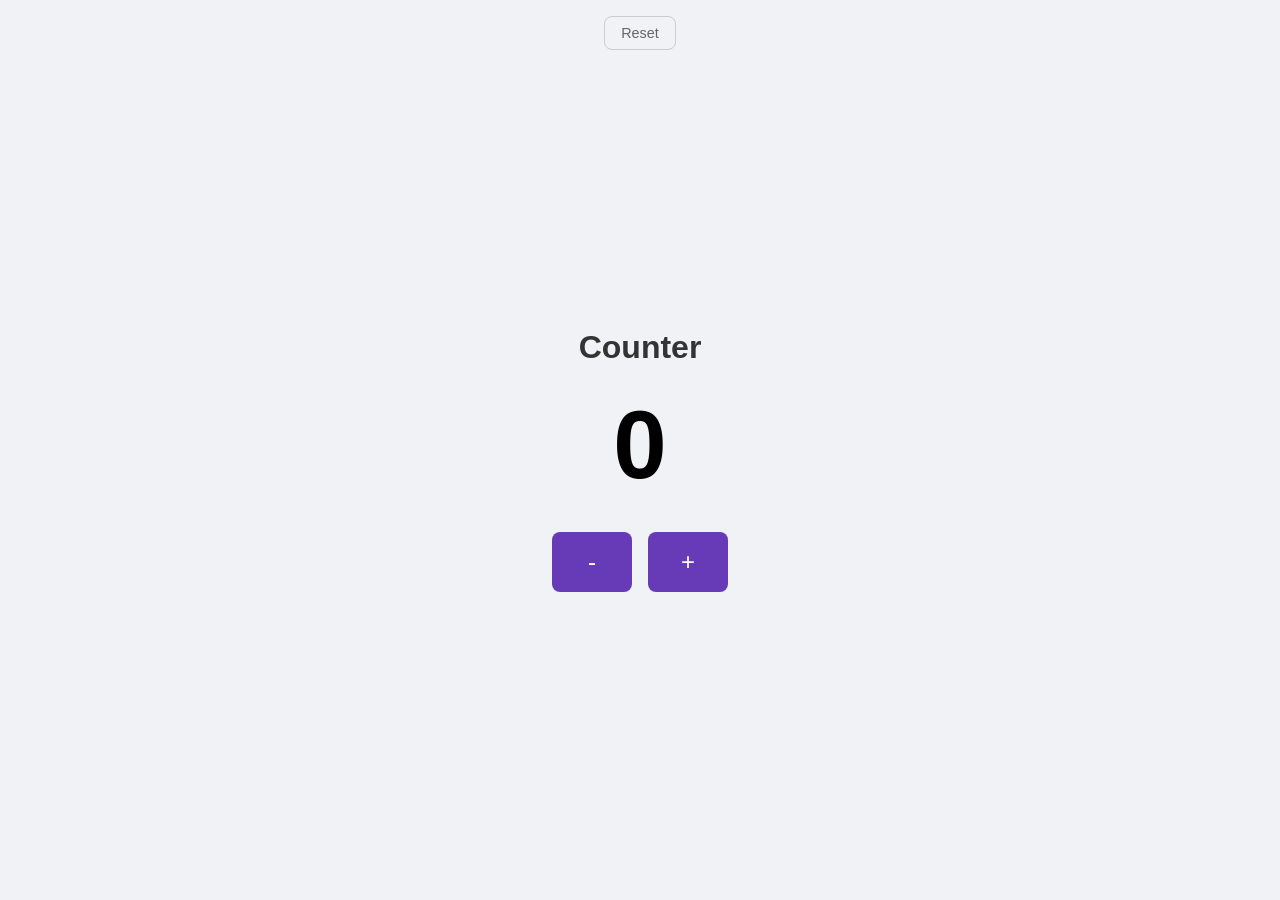
<file: index.html>
<!DOCTYPE html>
<html lang="en">
<head>
    <meta charset="UTF-8">
    <meta name="viewport" content="width=device-width, initial-scale=1.0, maximum-scale=1.0, user-scalable=no">
    <title>Counter</title>
    <link rel="stylesheet" href="style.css">
    <link rel="manifest" href="manifest.json">
    <meta name="theme-color" content="#673ab7">
</head>
<body>
    <button id="reset-btn">Reset</button>
    <div class="container">
        <h1>Counter</h1>
        <div id="count-display">0</div>
        <div class="buttons">
            <button id="minus-btn" aria-label="Decrease count">-</button>
            <button id="plus-btn" aria-label="Increase count">+</button>
        </div>
    </div>
    <script src="app.js"></script>
</body>
</html>
</file>
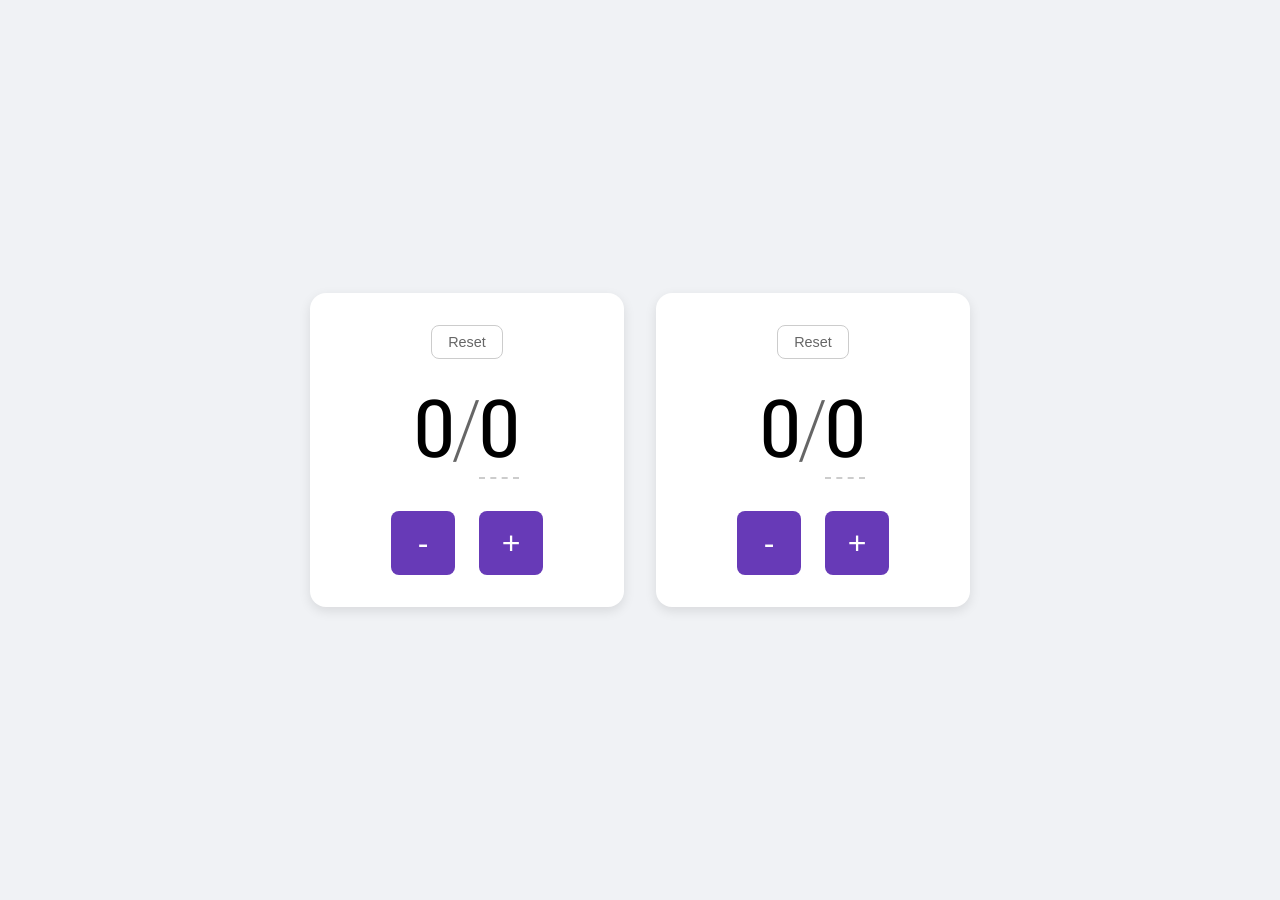
<file: public/index.html>
<!DOCTYPE html>
<html lang="en">
<head>
    <meta charset="UTF-8">
    <meta name="viewport" content="width=device-width, initial-scale=1.0, maximum-scale=1.0, user-scalable=no">
    <title>Counter</title>
    <link rel="preconnect" href="https://fonts.googleapis.com">
    <link rel="preconnect" href="https://fonts.gstatic.com" crossorigin>
    <link href="https://fonts.googleapis.com/css2?family=Google+Sans+Flex:wght@100..1000&family=Roboto+Flex:wght@100..1000&display=swap" rel="stylesheet">
    <link rel="stylesheet" href="style.css">
    <link rel="manifest" href="manifest.json">
    <meta name="theme-color" content="#673ab7">
</head>
<body>
    <main class="cards-wrapper">
        <div class="counter-card">
            <button id="reset-btn-1" class="reset-btn">Reset</button>
            <div class="count-display">
                <span id="count-display-1">0</span><span class="separator">/</span><span id="target-display-1" contenteditable="true" inputmode="numeric" aria-label="Target value">0</span>
            </div>
            <div class="buttons">
                <button id="minus-btn-1" class="btn minus-btn" aria-label="Decrease count">-</button>
                <button id="plus-btn-1" class="btn plus-btn" aria-label="Increase count">+</button>
            </div>
        </div>
        <div class="counter-card">
            <button id="reset-btn-2" class="reset-btn">Reset</button>
            <div class="count-display">
                <span id="count-display-2">0</span><span class="separator">/</span><span id="target-display-2" contenteditable="true" inputmode="numeric" aria-label="Target value">0</span>
            </div>
            <div class="buttons">
                <button id="minus-btn-2" class="btn minus-btn" aria-label="Decrease count">-</button>
                <button id="plus-btn-2" class="btn plus-btn" aria-label="Increase count">+</button>
            </div>
        </div>
    </main>
    <script src="app.js"></script>
</body>
</html>
</file>
<file: style.css>
body {
    font-family: -apple-system, BlinkMacSystemFont, "Segoe UI", Roboto, Helvetica, Arial, sans-serif;
    display: flex;
    flex-direction: column;
    justify-content: center;
    align-items: center;
    height: 100vh;
    margin: 0;
    background-color: #f0f2f5;
    overflow: hidden;
    touch-action: none;
}

#reset-btn {
    position: absolute;
    top: 1rem;
    background-color: transparent;
    color: #666;
    font-size: 0.9rem;
    padding: 0.5rem 1rem;
    border: 1px solid #ccc;
    min-width: auto;
}

#reset-btn:hover {
    background-color: #eee;
}

.container {
    text-align: center;
    min-width: 250px;
}

h1 {
    color: #333;
    margin-bottom: 1.5rem;
}

#count-display {
    font-size: 6rem;
    font-weight: bold;
    margin-bottom: 2rem;
    color: black;
}

.buttons {
    display: flex;
    justify-content: center;
    gap: 1rem;
}

button {
    font-size: 1.5rem;
    padding: 1rem 2rem;
    cursor: pointer;
    border: none;
    border-radius: 8px;
    background-color: #673ab7;
    color: white;
    transition: background-color 0.2s, transform 0.1s;
    min-width: 80px;
}

button:hover {
    background-color: #5e35b1;
}

button:active {
    transform: scale(0.95);
}

button#minus-btn {
    background-color: #673ab7;
}

button#minus-btn:hover {
    background-color: #5e35b1;
}
</file>
<file: public/style.css>
body {
    font-family: 'Google Sans Flex', 'Roboto Flex', -apple-system, BlinkMacSystemFont, "Segoe UI", Roboto, Helvetica, Arial, sans-serif;
    display: flex;
    flex-direction: column;
    justify-content: center;
    align-items: center;
    height: 100vh;
    margin: 0;
    background-color: #f0f2f5;
    overflow: hidden;
    touch-action: none;
    -webkit-user-select: none;
    -moz-user-select: none;
    -ms-user-select: none;
    user-select: none;
}

.cards-wrapper {
    display: flex;
    justify-content: center;
    align-items: center;
    flex-wrap: wrap;
    gap: 2rem;
    width: 100%;
    padding: 20px;
    box-sizing: border-box;
}

.counter-card {
    background: white;
    border-radius: 16px;
    padding: 2rem;
    box-shadow: 0 4px 12px rgba(0,0,0,0.1);
    display: flex;
    flex-direction: column;
    align-items: center;
    min-width: 250px;
}

.reset-btn {
    background-color: transparent;
    color: #666;
    font-size: 0.9rem;
    padding: 0.5rem 1rem;
    border: 1px solid #ccc;
    min-width: auto;
    border-radius: 8px;
    width: auto;
    height: auto;
    margin-bottom: 1.5rem;
    cursor: pointer;
    transition: background-color 0.2s;
    -webkit-tap-highlight-color: transparent;
    outline: none;
    user-select: none;
}

.reset-btn:focus-visible {
    outline: 2px solid #673ab7;
    outline-offset: 2px;
}

.reset-btn:hover {
    background-color: #eee;
}

.count-display {
    font-size: 5rem;
    font-weight: 500;
    color: black;
    margin-bottom: 2rem;
    font-variant-numeric: tabular-nums;
    text-align: center;
    display: flex;
    align-items: baseline;
    justify-content: center;
}

[contenteditable="true"] {
    -webkit-user-select: text;
    -moz-user-select: text;
    -ms-user-select: text;
    user-select: text;
    cursor: text;
    border-bottom: 2px dashed #ccc;
    min-width: 0.5em;
    outline: none;
}

[contenteditable="true"]:focus {
    border-bottom: 2px solid #673ab7;
}

.separator {
    margin: 0 0.2rem;
    color: #666;
    font-weight: 300;
}

@media (max-width: 480px) {
    .count-display {
        font-size: 4rem;
    }

    button {
        padding: 1rem 2rem;
    }

    .cards-wrapper {
        gap: 1rem;
        flex-direction: column;
        height: 100dvh;
        flex-wrap: nowrap;
        padding: 20px;
    }

    .counter-card {
        padding: 1.5rem;
        min-width: 200px;
        flex: 1;
        width: 100%;
        justify-content: center;
    }
}

.buttons {
    display: flex;
    justify-content: center;
    gap: 1.5rem;
}

button.btn {
    font-size: 2rem;
    width: 64px;
    height: 64px;
    cursor: pointer;
    border: none;
    border-radius: 8px;
    background-color: #673ab7;
    color: white;
    transition: background-color 0.2s, transform 0.1s;
    display: flex;
    justify-content: center;
    align-items: center;
    -webkit-tap-highlight-color: transparent;
    outline: none;
    user-select: none;
}

button.btn:focus-visible {
    outline: 3px solid #5e35b1;
    outline-offset: 2px;
}

button.btn:hover {
    background-color: #5e35b1;
}

button.btn:active {
    transform: scale(0.9);
}
</file>
